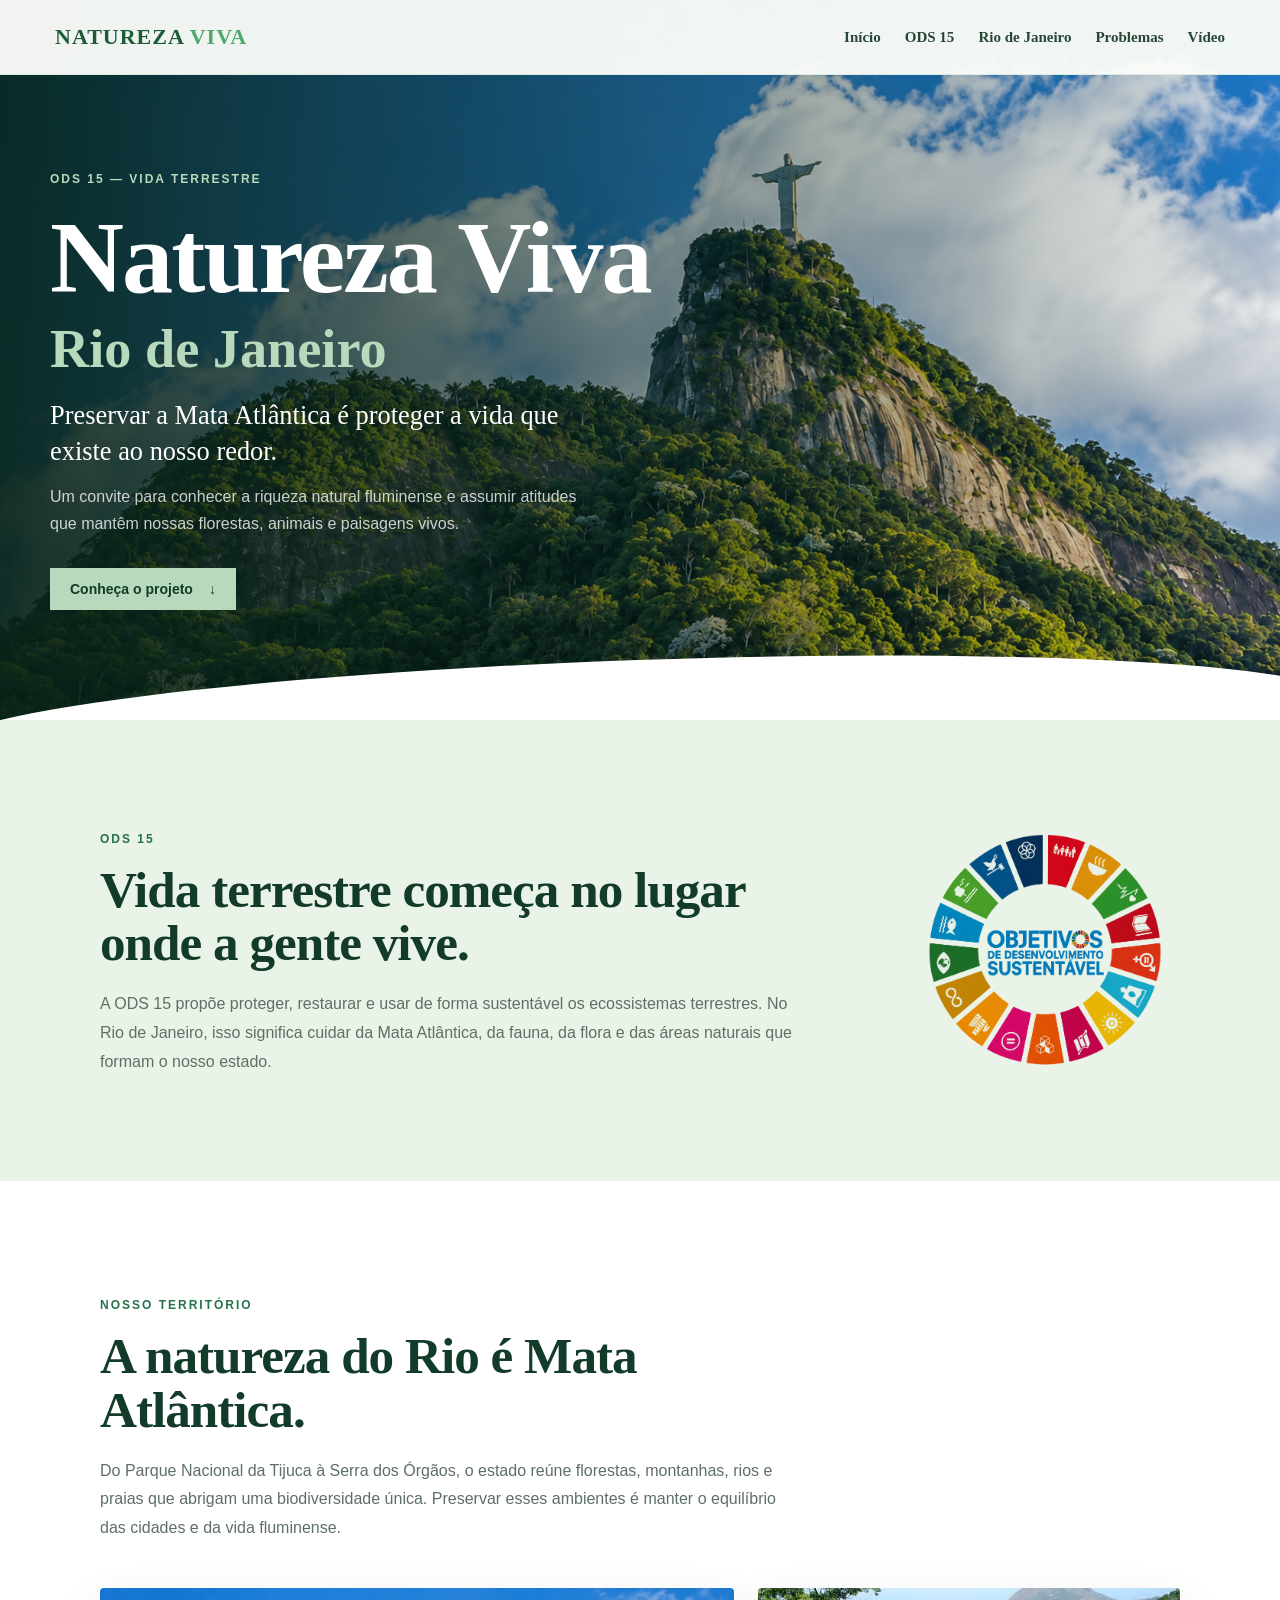
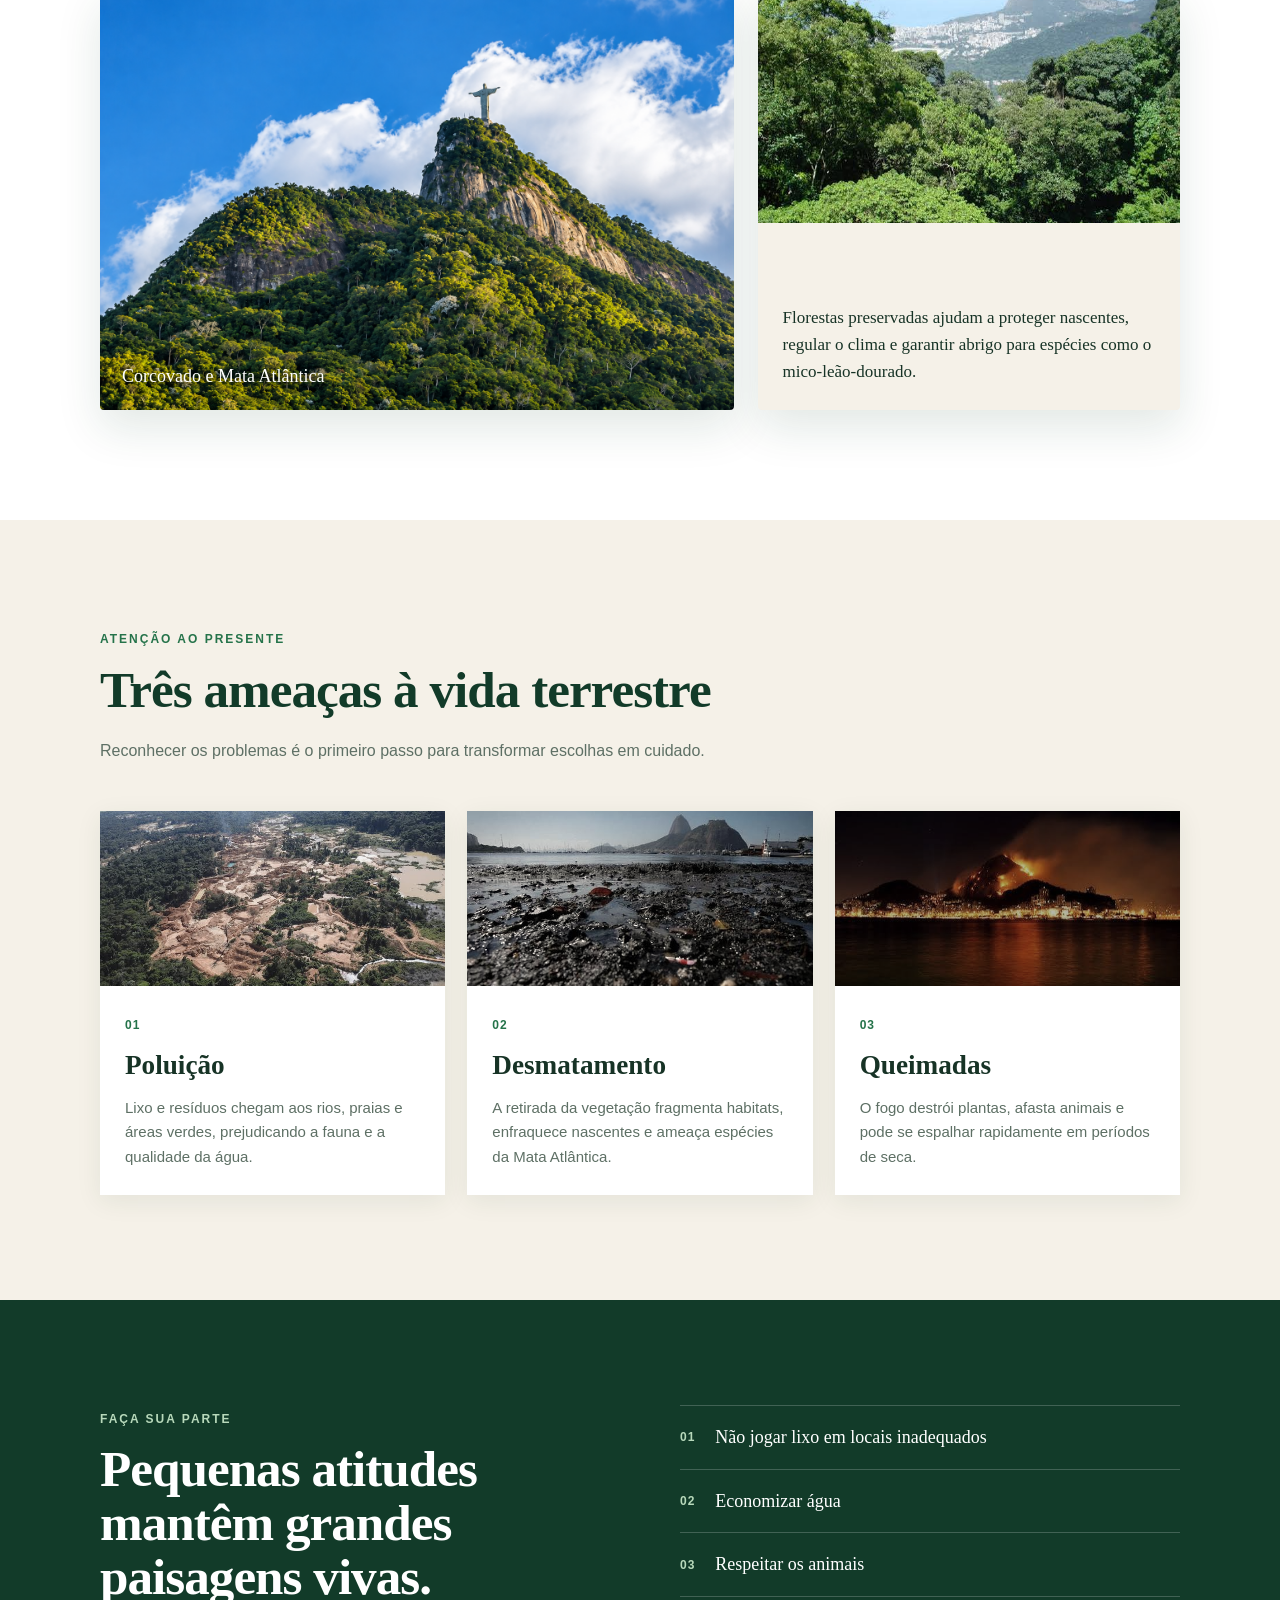
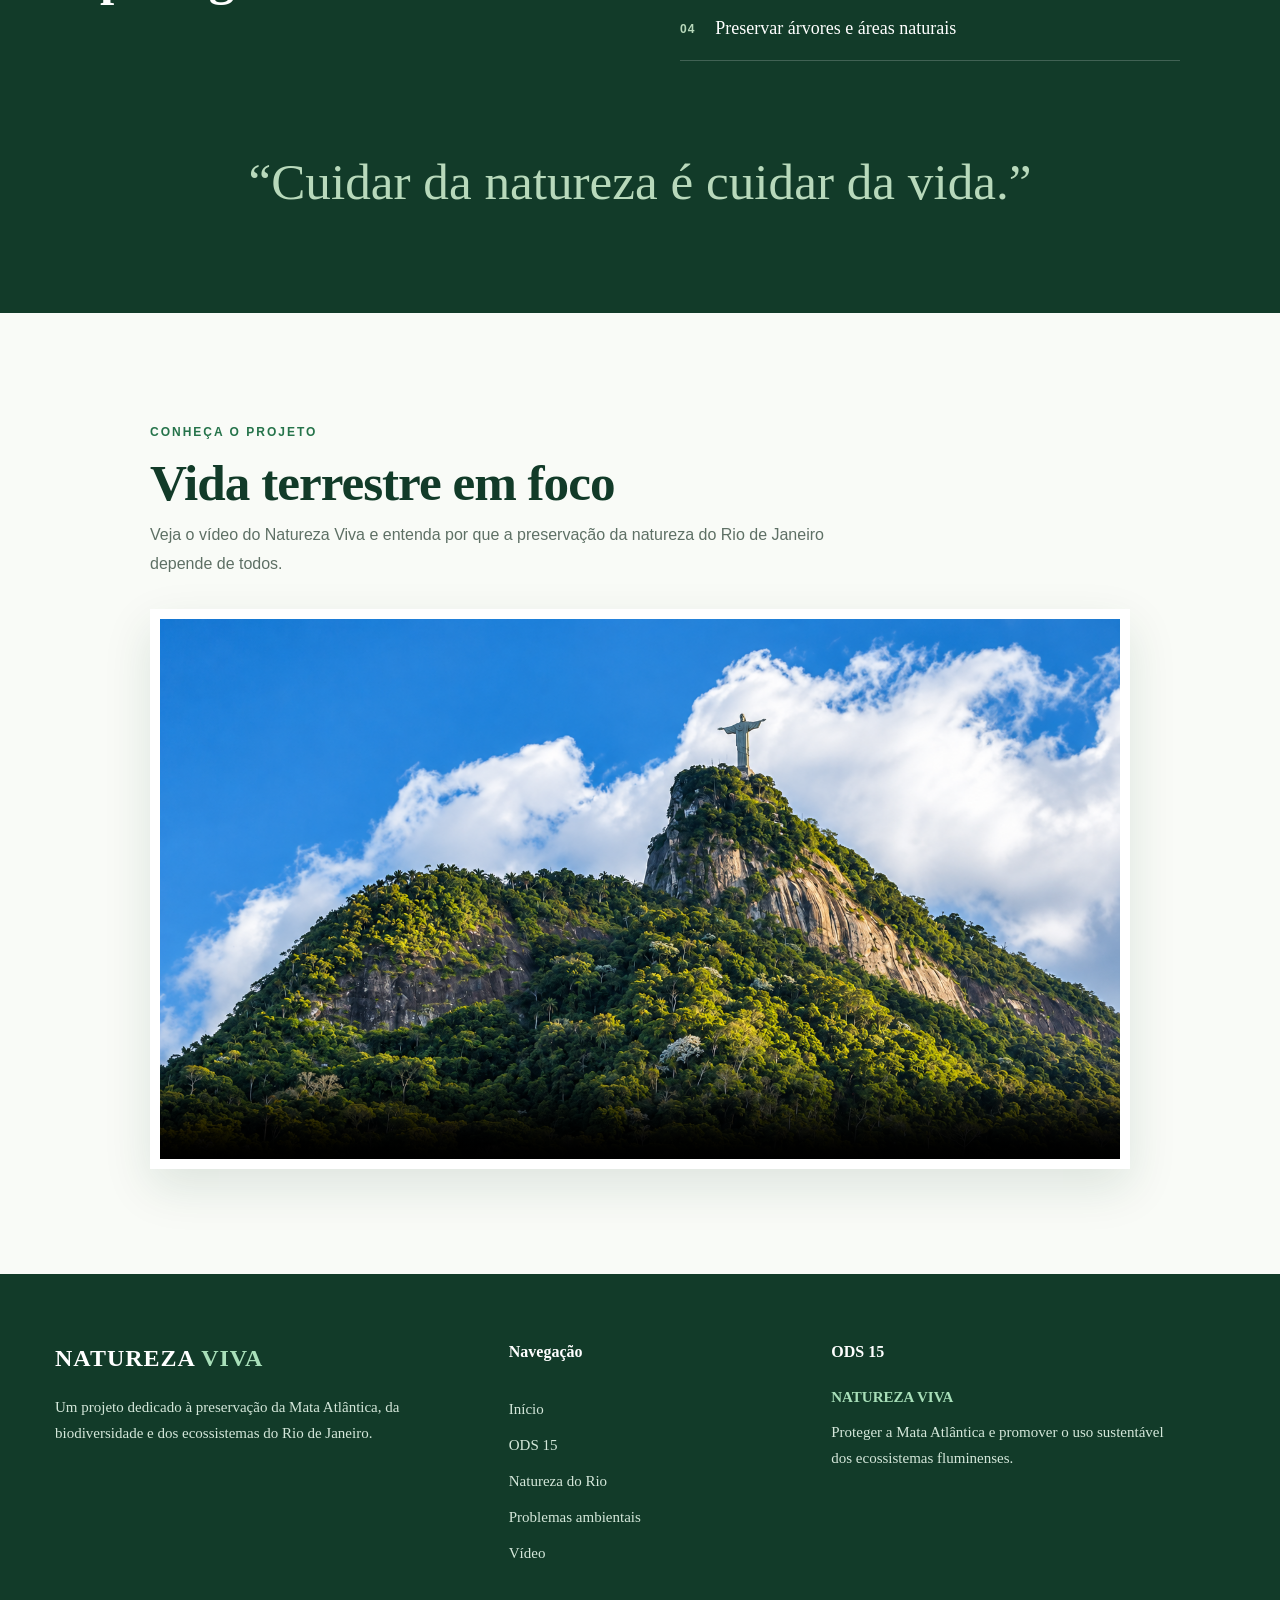
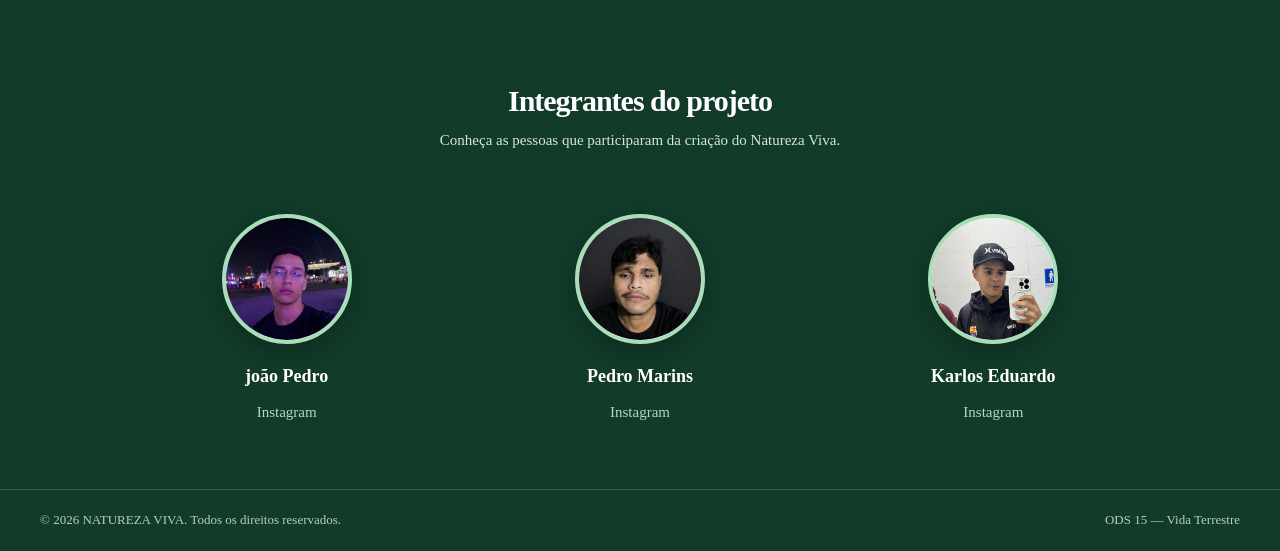
<file: index.html>
<!DOCTYPE html>
<html lang="pt-BR">
<head>
    <meta charset="UTF-8">
    <meta name="viewport" content="width=device-width, initial-scale=1.0">
    <meta name="description" content="Natureza Viva: conscientização sobre a Mata Atlântica e a preservação ambiental no Rio de Janeiro.">
    <title>Natureza Viva | Vida terrestre no Rio de Janeiro</title>
    <link rel="stylesheet" href="styles.css">
    <link rel="stylesheet" href="cabecalho.css">
    <link rel="stylesheet" href="rodape.css">
</head>
<body>
    <div id="cabecalho"></div>

    <main>
        <section class="hero" id="inicio">
            <div class="hero-fundo"></div>
            <div class="hero-overlay"></div>
            <div class="hero-container">
                <div class="hero-content">
                    <span class="hero-subtitulo">ODS 15 — VIDA TERRESTRE</span>
                    <h1>Natureza Viva<strong>Rio de Janeiro</strong></h1>
                    <p class="hero-frase">Preservar a Mata Atlântica é proteger a vida que existe ao nosso redor.</p>
                    <p class="hero-descricao">Um convite para conhecer a riqueza natural fluminense e assumir atitudes que mantêm nossas florestas, animais e paisagens vivos.</p>
                    <a class="botao" href="#ods-15">Conheça o projeto <span aria-hidden="true">↓</span></a>
                </div>
            </div>
            <div class="hero-faixa" aria-hidden="true"></div>
        </section>

        <section class="sobre" id="ods-15">
            <div class="sobre-container introducao">
                <div>
                    <span class="secao-etiqueta">ODS 15</span>
                    <h2>Vida terrestre começa no lugar onde a gente vive.</h2>
                    <p>A ODS 15 propõe proteger, restaurar e usar de forma sustentável os ecossistemas terrestres. No Rio de Janeiro, isso significa cuidar da Mata Atlântica, da fauna, da flora e das áreas naturais que formam o nosso estado.</p>
                </div>
                <img class="ods-imagem" src="4.png" alt="Símbolo colorido dos Objetivos de Desenvolvimento Sustentável">
            </div>
        </section>

        <section class="natureza" id="natureza-rj">
            <div class="natureza-container">
                <div class="secao-cabecalho">
                    <span class="secao-etiqueta">NOSSO TERRITÓRIO</span>
                    <h2>A natureza do Rio é Mata Atlântica.</h2>
                    <p>Do Parque Nacional da Tijuca à Serra dos Órgãos, o estado reúne florestas, montanhas, rios e praias que abrigam uma biodiversidade única. Preservar esses ambientes é manter o equilíbrio das cidades e da vida fluminense.</p>
                </div>
                <div class="galeria">
                    <figure class="galeria-destaque revelar">
                        <img src="5.png" alt="Mata Atlântica cobrindo o Morro do Corcovado, no Rio de Janeiro">
                        <figcaption>Corcovado e Mata Atlântica</figcaption>
                    </figure>
                    <div class="galeria-nota revelar">
                        <img src="images (2).jpg" alt="Mata Atlântica vista do Parque Nacional da Tijuca, no Rio de Janeiro">
                        <p>Florestas preservadas ajudam a proteger nascentes, regular o clima e garantir abrigo para espécies como o mico-leão-dourado.</p>
                    </div>
                </div>
            </div>
        </section>

        <section class="problemas" id="problemas">
            <div class="problemas-container">
                <div class="secao-cabecalho">
                    <span class="secao-etiqueta">ATENÇÃO AO PRESENTE</span>
                    <h2>Três ameaças à vida terrestre</h2>
                    <p>Reconhecer os problemas é o primeiro passo para transformar escolhas em cuidado.</p>
                </div>
                <div class="problemas-grid">
                    <article class="problema-card revelar">
                        <div class="problema-imagem problema-poluicao"><img src="images.jpg" alt="Praia poluída na Baía de Guanabara, no Rio de Janeiro"></div>
                        <div class="problema-conteudo"><span>01</span><h3>Poluição</h3><p>Lixo e resíduos chegam aos rios, praias e áreas verdes, prejudicando a fauna e a qualidade da água.</p></div>
                    </article>
                    <article class="problema-card revelar">
                        <div class="problema-imagem problema-desmatamento"><img src="images (1).jpg" alt="Área de Mata Atlântica degradada pelo desmatamento"></div>
                        <div class="problema-conteudo"><span>02</span><h3>Desmatamento</h3><p>A retirada da vegetação fragmenta habitats, enfraquece nascentes e ameaça espécies da Mata Atlântica.</p></div>
                    </article>
                    <article class="problema-card revelar">
                        <div class="problema-imagem problema-queimadas"><img src="image.png" alt="Incêndio atingindo uma área de vegetação no Rio de Janeiro"></div>
                        <div class="problema-conteudo"><span>03</span><h3>Queimadas</h3><p>O fogo destrói plantas, afasta animais e pode se espalhar rapidamente em períodos de seca.</p></div>
                    </article>
                </div>
            </div>
        </section>

        <section class="atitudes" id="faca-sua-parte">
            <div class="atitudes-container">
                <div>
                    <span class="secao-etiqueta">FAÇA SUA PARTE</span>
                    <h2>Pequenas atitudes mantêm grandes paisagens vivas.</h2>
                </div>
                <ul class="atitudes-lista">
                    <li><span>01</span>Não jogar lixo em locais inadequados</li>
                    <li><span>02</span>Economizar água</li>
                    <li><span>03</span>Respeitar os animais</li>
                    <li><span>04</span>Preservar árvores e áreas naturais</li>
                </ul>
            </div>
            <p class="frase-final">“Cuidar da natureza é cuidar da vida.”</p>
        </section>

        <section class="video" id="video">
            <div class="video-container">
                <span class="secao-etiqueta">CONHEÇA O PROJETO</span>
                <h2>Vida terrestre em foco</h2>
                <p>Veja o vídeo do Natureza Viva e entenda por que a preservação da natureza do Rio de Janeiro depende de todos.</p>
                <div class="video-box">
                    <video controls poster="5.png">
                        <source src="video1.mp4" type="video/mp4">
                        Seu navegador não suporta vídeos.
                    </video>
                </div>
            </div>
        </section>
    </main>

    <div id="rodape"></div>

    <script>
        fetch("cabecalho.html")
            .then(response => response.text())
            .then(data => document.getElementById("cabecalho").innerHTML = data);

        fetch("rodape.html")
            .then(response => response.text())
            .then(data => document.getElementById("rodape").innerHTML = data);

        const elementos = document.querySelectorAll(".revelar");
        const observador = new IntersectionObserver((entradas) => {
            entradas.forEach(entrada => {
                if (entrada.isIntersecting) {
                    entrada.target.classList.add("visivel");
                    observador.unobserve(entrada.target);
                }
            });
        }, { threshold: 0.15 });

        elementos.forEach(elemento => observador.observe(elemento));
    </script>
</body>
</html>
</file>
<file: styles.css>
:root {
    --verde: #25734a;
    --verde-claro: #b8d9bb;
    --verde-profundo: #123b29;
    --folha: #eaf3e8;
    --areia: #f5f1e8;
    --branco: #ffffff;
    --texto: #173326;
    --texto-suave: #5e7065;
    --sombra: 0 18px 45px rgba(20, 64, 40, 0.12);
}

* { box-sizing: border-box; margin: 0; padding: 0; }
html { scroll-behavior: smooth; }
body { background: var(--branco); color: var(--texto); font-family: Georgia, 'Times New Roman', serif; line-height: 1.6; }
img, video { max-width: 100%; }

.hero { min-height: 720px; position: relative; overflow: hidden; color: var(--branco); background: var(--verde-profundo); }
.hero-fundo {
    position: absolute;
    inset: 0;
    background: url("5.png") center 18% / cover no-repeat;
    transform: scale(1.08);
    transform-origin: center;
}
.hero-overlay { position: absolute; inset: 0; background: linear-gradient(90deg, rgba(8, 35, 23, .92), rgba(8, 35, 23, .42) 58%, rgba(8, 35, 23, .08)); }
.hero-container { position: relative; z-index: 1; width: min(1180px, calc(100% - 80px)); min-height: 720px; margin: auto; display: flex; align-items: center; }
.hero-content { max-width: 680px; padding-top: 55px; }
.hero-subtitulo, .secao-etiqueta { color: var(--verde); font: 700 12px/1.2 Arial, sans-serif; letter-spacing: 2px; }
.hero-subtitulo { color: var(--verde-claro); }
.hero h1 { margin: 18px 0 22px; font-size: clamp(3.5rem, 8vw, 6.7rem); line-height: .95; letter-spacing: -2px; }
.hero h1 strong { display: block; color: var(--verde-claro); font-size: .53em; letter-spacing: 0; margin-top: 18px; }
.hero-frase { max-width: 570px; margin-bottom: 14px; font-size: clamp(1.2rem, 2.5vw, 1.65rem); line-height: 1.35; }
.hero-descricao { max-width: 530px; color: rgba(255,255,255,.78); font: 16px/1.7 Arial, sans-serif; }
.botao { display: inline-flex; gap: 16px; align-items: center; margin-top: 30px; padding: 13px 20px; color: var(--verde-profundo); background: var(--verde-claro); font: 700 14px Arial, sans-serif; text-decoration: none; transition: transform .25s, background .25s; }
.botao:hover { background: var(--branco); transform: translateY(-3px); }
.hero-faixa { position: absolute; bottom: -70px; left: -5%; width: 110%; height: 130px; background: var(--branco); border-radius: 50% 50% 0 0; transform: rotate(-2deg); }

.sobre { padding: 105px 40px; background: var(--folha); }
.sobre-container, .natureza-container, .problemas-container, .atitudes-container { width: min(1080px, 100%); margin: auto; }
.introducao { display: grid; grid-template-columns: 1fr 270px; gap: 80px; align-items: center; }
h2 { margin: 12px 0 20px; color: var(--verde-profundo); font-size: clamp(2.2rem, 4vw, 3.6rem); line-height: 1.05; letter-spacing: -1px; }
.sobre p, .secao-cabecalho p, .video p { max-width: 700px; color: var(--texto-suave); font: 16px/1.8 Arial, sans-serif; }
.ods-imagem { width: 240px; justify-self: center; mix-blend-mode: multiply; }

.natureza { padding: 110px 40px; background: var(--branco); }
.secao-cabecalho { max-width: 740px; margin-bottom: 45px; }
.galeria { display: grid; grid-template-columns: 1.5fr 1fr; gap: 24px; align-items: stretch; }
.galeria figure, .galeria-nota { overflow: hidden; border-radius: 4px; background: var(--areia); box-shadow: var(--sombra); }
.galeria-destaque { position: relative; min-height: 380px; }
.galeria-destaque img { width: 100%; height: 100%; display: block; object-fit: cover; }
.galeria figcaption { position: absolute; right: 22px; bottom: 20px; left: 22px; color: var(--branco); font-size: 18px; text-shadow: 0 2px 10px #000; }
.galeria-nota { display: flex; flex-direction: column; justify-content: space-between; }
.galeria-nota img { width: 100%; height: 235px; object-fit: cover; object-position: center; }
.galeria-nota p { padding: 25px; color: var(--texto); font-size: 17px; }

.problemas { padding: 105px 40px; background: var(--areia); }
.problemas-grid { display: grid; grid-template-columns: repeat(3, 1fr); gap: 22px; }
.problema-card { overflow: hidden; background: var(--branco); box-shadow: 0 6px 24px rgba(30, 58, 40, .08); transition: transform .3s, box-shadow .3s; }
.problema-card:hover { transform: translateY(-8px); box-shadow: var(--sombra); }
.problema-imagem { height: 175px; overflow: hidden; }
.problema-imagem img { width: 100%; height: 100%; object-fit: cover; filter: saturate(.85); }
.problema-poluicao img { object-position: center 75%; filter: saturate(.65) contrast(.9); }
.problema-desmatamento img { object-position: 30% 85%; filter: sepia(.15) saturate(.7); }
.problema-queimadas img { object-position: 75% 80%; filter: saturate(.7) brightness(.72); }
.problema-conteudo { padding: 25px; }
.problema-conteudo span, .atitudes-lista span { color: var(--verde); font: 700 12px Arial, sans-serif; letter-spacing: 1px; }
.problema-conteudo h3 { margin: 8px 0; font-size: 1.7rem; }
.problema-conteudo p { color: var(--texto-suave); font: 15px/1.65 Arial, sans-serif; }

.atitudes { padding: 105px 40px 90px; background: var(--verde-profundo); color: var(--branco); }
.atitudes-container { display: grid; grid-template-columns: 1fr 1fr; gap: 80px; align-items: start; }
.atitudes h2 { color: var(--branco); }
.atitudes .secao-etiqueta { color: var(--verde-claro); }
.atitudes-lista { list-style: none; border-top: 1px solid rgba(255,255,255,.2); }
.atitudes-lista li { display: flex; gap: 20px; align-items: center; padding: 17px 0; border-bottom: 1px solid rgba(255,255,255,.2); font-size: 18px; }
.atitudes-lista span { color: var(--verde-claro); }
.frase-final { margin-top: 80px; text-align: center; color: var(--verde-claro); font-size: clamp(1.8rem, 4vw, 3.2rem); }

.video { padding: 105px 40px; background: #f9fbf7; }
.video-container { width: min(980px, 100%); margin: auto; }
.video h2 { margin-bottom: 12px; }
.video p { margin-bottom: 30px; }
.video-box { overflow: hidden; border: 10px solid var(--branco); background: #0b1710; box-shadow: var(--sombra); }
.video-box video { display: block; width: 100%; aspect-ratio: 16 / 9; object-fit: cover; }

.revelar { opacity: 0; transform: translateY(22px); transition: opacity .7s ease, transform .7s ease; }
.revelar.visivel { opacity: 1; transform: translateY(0); }

@media (max-width: 760px) {
    .hero-container { width: min(100% - 40px, 620px); min-height: 680px; }
    .hero { min-height: 680px; }
    .hero h1 { font-size: clamp(3.5rem, 17vw, 5rem); }
    .sobre, .natureza, .problemas, .atitudes, .video { padding: 75px 20px; }
    .introducao, .galeria, .atitudes-container { grid-template-columns: 1fr; gap: 35px; }
    .ods-imagem { width: 170px; }
    .galeria-destaque { min-height: 290px; }
    .galeria-nota img { height: 180px; }
    .problemas-grid { grid-template-columns: 1fr; }
    .problema-imagem { height: 190px; }
    .frase-final { margin-top: 55px; }
}

@media (prefers-reduced-motion: reduce) {
    html { scroll-behavior: auto; }
    *, *::before, *::after { transition-duration: .01ms !important; animation-duration: .01ms !important; }
}
</file>
<file: cabecalho.css>
/* ========================================
   CABEÇALHO — TERRA VIVA
======================================== */

.cabecalho {
    position: fixed;
    top: 0;
    left: 0;
    width: 100%;
    height: 75px;

    background: rgba(250, 252, 248, 0.96);

    border-bottom: 1px solid #dcebe1;

    z-index: 1000;

    box-sizing: border-box;
}


/* CONTAINER */

.cabecalho-container {
    width: 100%;
    max-width: 1250px;
    height: 100%;

    margin: 0 auto;
    padding: 0 40px;

    display: flex;
    align-items: center;
    justify-content: space-between;

    box-sizing: border-box;
}


/* NOME DO SITE */

.nome-site {
    color: #1d5c38;

    font-size: 22px;
    font-weight: 800;

    text-decoration: none;
    letter-spacing: 1px;
}

.nome-site span {
    color: #4fa86b;
}


/* MENU */

.menu {
    display: flex;
    align-items: center;
    gap: 24px;
}

.menu a {
    color: #284535;

    font-size: 15px;
    font-weight: 600;

    text-decoration: none;

    transition: 0.3s;
}

.menu a:focus-visible,
.botao:focus-visible {
    outline: 3px solid #8dbb96;
    outline-offset: 4px;
}

.menu a:hover {
    color: #2e7d4f;
}


/* RESPONSIVO */

@media (max-width: 768px) {

    .cabecalho {
        height: auto;
    }

    .cabecalho-container {
        padding: 18px 20px;

        flex-direction: column;
        gap: 15px;
    }

    .menu {
        gap: 13px 18px;
        flex-wrap: wrap;
        justify-content: center;
    }

    .menu a {
        font-size: 14px;
    }
}
</file>
<file: rodape.css>
/* =========================================================
   RODAPÉ — NATUREZA VIVA
   Tema: Verde + Branco
   ========================================================= */


/* =========================================================
   RODAPÉ PRINCIPAL
   ========================================================= */

.rodape {
    width: 100%;
    background: #123b29;
    color: #ffffff;
    box-sizing: border-box;
}


/* =========================================================
   CONTEÚDO PRINCIPAL
   ========================================================= */

.rodape-container {
    width: 100%;
    max-width: 1250px;
    margin: 0 auto;

    padding: 65px 40px 50px;

    display: grid;
    grid-template-columns: 1.5fr 1fr 1.5fr;

    gap: 60px;

    box-sizing: border-box;
}


/* =========================================================
   IDENTIDADE DO SITE
   ========================================================= */

.rodape-identidade {
    max-width: 380px;
}


/* LOGO */

.rodape-logo {
    display: inline-block;

    margin-bottom: 18px;

    color: #ffffff;

    font-size: 24px;
    font-weight: 800;

    letter-spacing: 1px;

    text-decoration: none;
}

.rodape-logo span {
    color: #a8dfb9;
}


/* TEXTO */

.rodape-identidade p {
    margin: 0;

    color: #d4e7da;

    font-size: 15px;
    line-height: 1.7;
}


/* =========================================================
   TÍTULOS DO RODAPÉ
   ========================================================= */

.rodape h3 {
    margin: 0 0 20px;

    color: #ffffff;

    font-size: 16px;
    font-weight: 700;
}


/* =========================================================
   NAVEGAÇÃO
   ========================================================= */

.rodape-navegacao {
    display: flex;
    flex-direction: column;

    align-items: flex-start;

    gap: 12px;
}


.rodape-navegacao a {
    color: #d4e7da;

    font-size: 15px;

    text-decoration: none;

    transition: 0.3s;
}


.rodape-navegacao a:hover {
    color: #a8dfb9;

    transform: translateX(4px);
}


/* =========================================================
   ODS 15
   ========================================================= */

.rodape-ods {
    max-width: 350px;
}


.rodape-ods p {
    margin: 0 0 10px;

    color: #d4e7da;

    font-size: 15px;

    line-height: 1.7;
}


/* NOME NATUREZA VIVA */

.rodape-ods p:first-of-type {
    color: #a8dfb9;

    font-weight: 700;
}


/* =========================================================
   INTEGRANTES DO PROJETO
   ========================================================= */

.rodape-integrantes {
    width: 100%;

    max-width: 1100px;

    margin: 0 auto;

    padding: 70px 40px 65px;

    display: grid;

    grid-template-columns: repeat(3, 1fr);

    gap: 40px;

    text-align: center;

    box-sizing: border-box;
}


/* =========================================================
   TÍTULO DA SEÇÃO
   ========================================================= */

.rodape-integrantes-titulo {
    grid-column: 1 / -1;

    margin-bottom: 20px;
}


.rodape-integrantes-titulo h2 {
    margin: 0 0 12px;

    color: #ffffff;

    font-size: 30px;

    font-weight: 700;
}


.rodape-integrantes-titulo p {
    max-width: 600px;

    margin: 0 auto;

    color: #d4e7da;

    font-size: 15px;

    line-height: 1.7;
}


/* =========================================================
   CARD DO INTEGRANTE
   ========================================================= */

.integrante {
    display: flex;

    flex-direction: column;

    align-items: center;

    justify-content: center;
}


/* =========================================================
   IMAGEM DO INTEGRANTE
   ========================================================= */

.integrante-imagem {
    width: 130px;
    height: 130px;

    margin-bottom: 18px;

    overflow: hidden;

    border: 4px solid #a8dfb9;

    border-radius: 50%;

    background: #ffffff;

    box-shadow: 0 8px 25px rgba(0, 0, 0, 0.25);

    box-sizing: border-box;

    transition: 0.3s;
}


/* IMAGEM */

.integrante-imagem img {
    width: 100%;
    height: 100%;

    display: block;

    object-fit: cover;

    transition: 0.3s;
}


/* EFEITO AO PASSAR O MOUSE */

.integrante:hover .integrante-imagem {
    transform: translateY(-5px);

    border-color: #ffffff;

    box-shadow: 0 12px 30px rgba(0, 0, 0, 0.35);
}


.integrante:hover .integrante-imagem img {
    transform: scale(1.05);
}


/* =========================================================
   NOME DO INTEGRANTE
   ========================================================= */

.integrante h3 {
    margin: 0 0 10px;

    color: #ffffff;

    font-size: 18px;

    font-weight: 700;
}


/* =========================================================
   INSTAGRAM
   ========================================================= */

.instagram {
    color: #a8dfb9;

    font-size: 15px;

    text-decoration: none;

    transition: 0.3s;
}


.instagram:hover {
    color: #ffffff;

    transform: translateY(-2px);
}


/* =========================================================
   LINHA INFERIOR
   ========================================================= */

.rodape-bottom {
    width: 100%;

    border-top: 1px solid rgba(255, 255, 255, 0.15);

    padding: 20px 40px;

    display: flex;

    justify-content: space-between;

    align-items: center;

    gap: 20px;

    box-sizing: border-box;
}


.rodape-bottom p {
    margin: 0;

    color: #b8cec0;

    font-size: 13px;
}


/* =========================================================
   RESPONSIVIDADE — TABLET
   ========================================================= */

@media (max-width: 900px) {

    .rodape-container {
        grid-template-columns: 1fr 1fr;

        gap: 45px;
    }


    .rodape-identidade {
        max-width: 100%;
    }


    .rodape-ods {
        max-width: 100%;
    }


    .rodape-integrantes {
        grid-template-columns: repeat(2, 1fr);

        gap: 45px;
    }


    .rodape-integrantes-titulo {
        grid-column: 1 / -1;
    }
}


/* =========================================================
   RESPONSIVIDADE — CELULAR
   ========================================================= */

@media (max-width: 768px) {

    /* -----------------------------------------
       CONTEÚDO PRINCIPAL
    ----------------------------------------- */

    .rodape-container {
        grid-template-columns: 1fr;

        gap: 40px;

        padding: 50px 25px 40px;
    }


    .rodape-identidade,
    .rodape-ods {
        max-width: 100%;
    }


    /* -----------------------------------------
       INTEGRANTES
    ----------------------------------------- */

    .rodape-integrantes {
        grid-template-columns: 1fr;

        gap: 45px;

        padding: 60px 25px 50px;
    }


    .rodape-integrantes-titulo {
        grid-column: auto;

        margin-bottom: 5px;
    }


    .rodape-integrantes-titulo h2 {
        font-size: 28px;
    }


    /* -----------------------------------------
       IMAGENS
    ----------------------------------------- */

    .integrante-imagem {
        width: 120px;
        height: 120px;
    }


    /* -----------------------------------------
       LINHA INFERIOR
    ----------------------------------------- */

    .rodape-bottom {
        padding: 20px 25px;

        flex-direction: column;

        text-align: center;
    }

}
</file>
